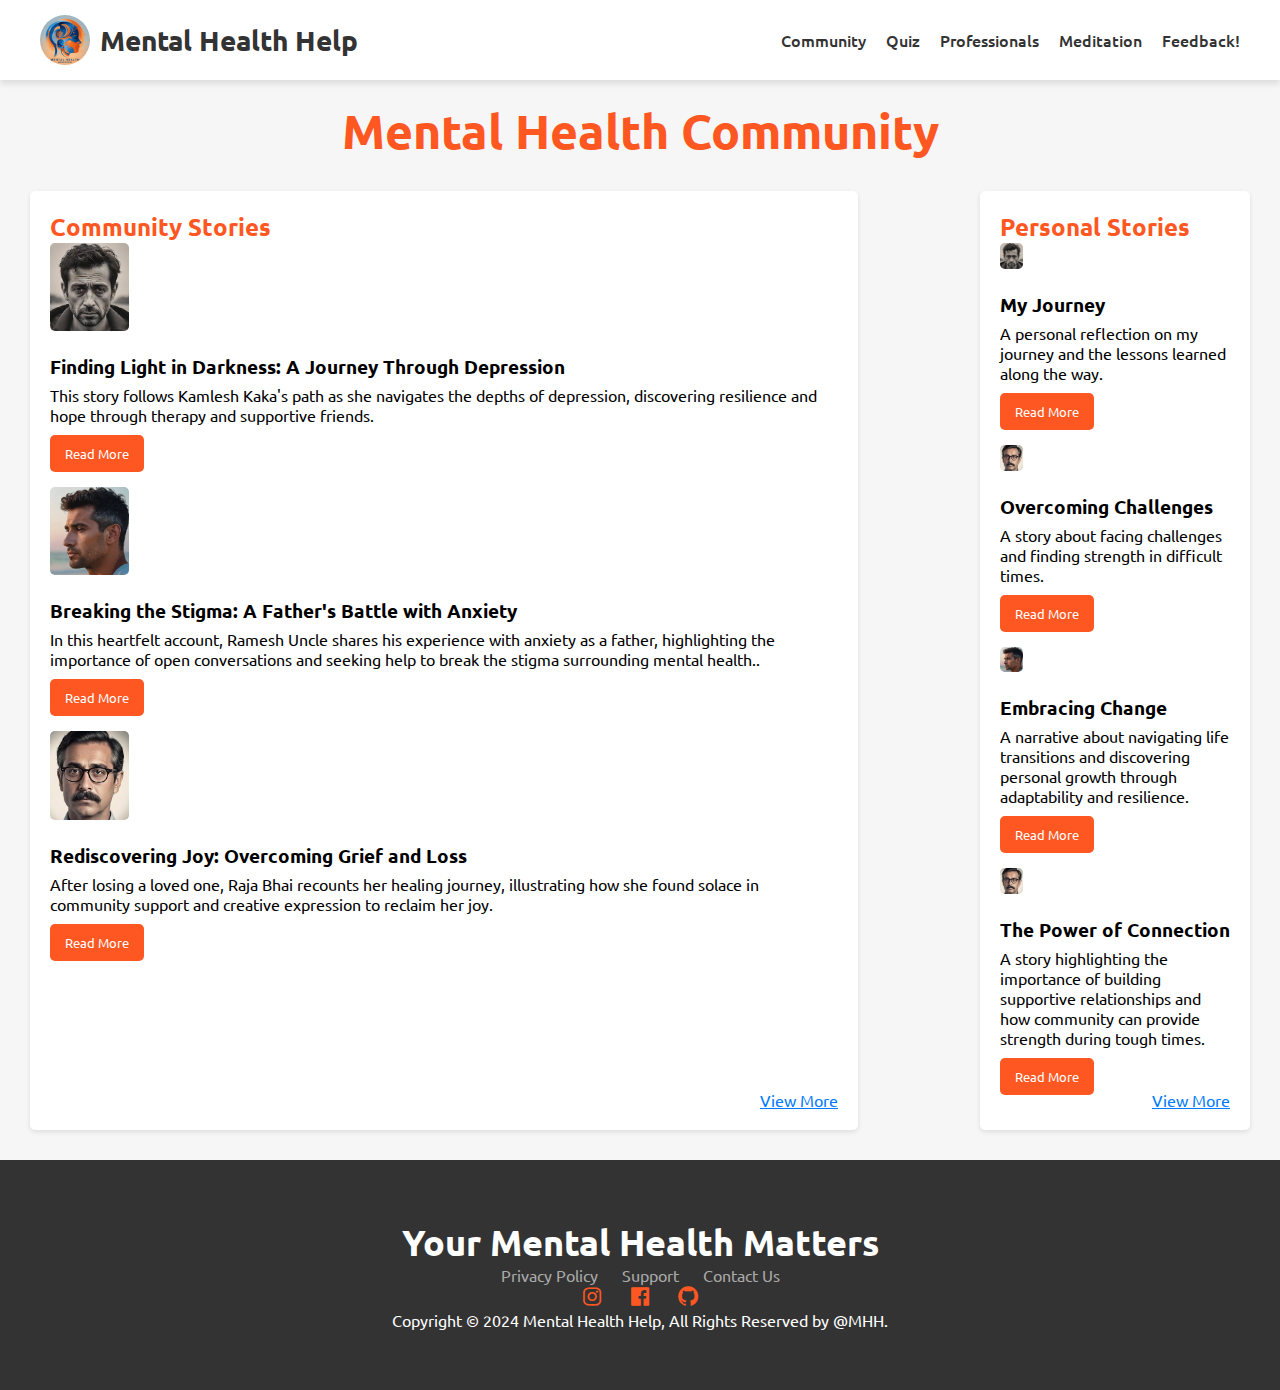
<file: community.html>
<!DOCTYPE html>
<html lang="en">

<head>
    <meta charset="UTF-8">
    <meta name="viewport" content="width=device-width, initial-scale=1.0">
    <link href='https://unpkg.com/boxicons@2.1.4/css/boxicons.min.css' rel='stylesheet'>
    <link rel="stylesheet" href="css/community.css">
    <title>Community and Blogs</title>
</head>

<body>
    <nav>
        <a href="index.html" class="logo">
            <img src="Images/MHA.jpg" alt="Logo" class="logo-image">
            <span>Mental Health Help</span> <!-- Wrapped in a span -->
        </a>
        <div class="links">
            <a href="community.html">Community</a>
            <a href="quiz.html">Quiz</a>
            <a href="professionals.html">Professionals</a>
            <a href="meditation.html">Meditation</a>
            <a href="feedback.html">Feedback!</a>
        </div>
    </nav>

    <header>
        <h1>Mental Health Community</h1>
    </header>
    <main>
        <section class="community-stories">
            <h2>Community Stories</h2>
            <article>
                <img src="Images/kamlesh.jpeg" alt="Community Story 1" class="story-image">
                <h3>Finding Light in Darkness: A Journey Through Depression</h3>
                <p>This story follows Kamlesh Kaka's path as she navigates the depths of depression, discovering resilience and hope through therapy and supportive friends.</p>
                <button class="read-more">Read More</button>
            </article>
            <article>
                <img src="Images/ramesh.jpg" alt="Community Story 2" class="story-image">
                <h3>Breaking the Stigma: A Father's Battle with Anxiety</h3>
                <p>In this heartfelt account, Ramesh Uncle shares his experience with anxiety as a father, highlighting the importance of open conversations and seeking help to break the stigma surrounding mental health..</p>
                <button class="read-more">Read More</button>
            </article>
            <article>
                <img src="Images/Raja.jpg" alt="Community Story 3" class="story-image">
                <h3>Rediscovering Joy: Overcoming Grief and Loss</h3>
                <p>After losing a loved one, Raja Bhai recounts her healing journey, illustrating how she found solace in community support and creative expression to reclaim her joy.</p>
                <button class="read-more">Read More</button>
            </article>
            <button class="view-more">View More</button>
        </section>

        <aside class="personal-stories">
            <h2>Personal Stories</h2>
            <article>
                <img src="Images/kamlesh.jpeg" alt="My Journey" class="story-image">
                <h3>My Journey</h3>
                <p>A personal reflection on my journey and the lessons learned along the way.</p>
                <button class="read-more">Read More</button>
            </article>
            <article>
                <img src="Images/Raja.jpg" alt="Overcoming Challenges" class="story-image">
                <h3>Overcoming Challenges</h3>
                <p>A story about facing challenges and finding strength in difficult times.</p>
                <button class="read-more">Read More</button>
            </article>
            <article>
                <img src="Images/ramesh.jpg" alt="Overcoming Challenges" class="story-image">
                <h3>Embracing Change</h3>
                <p>A narrative about navigating life transitions and discovering personal growth through adaptability and resilience.</p>
                <button class="read-more">Read More</button>
            </article>
            <article>
                <img src="Images/Raja.jpg" alt="Overcoming Challenges" class="story-image">
                <h3>The Power of Connection</h3>
                <p>A story highlighting the importance of building supportive relationships and how community can provide strength during tough times.</p>
                <button class="read-more">Read More</button>
            </article>
            <button class="view-more">View More</button>
        </aside>
    </main>

    <footer>
        <h3>Your Mental Health Matters</h3>
        <div class="right">
            <div class="links">
                <a href="#">Privacy Policy</a>
                <a href="#">Support</a>
                <a href="#">Contact Us</a>
            </div>
            <div class="social">
                <i class='bx bxl-instagram'></i>
                <i class='bx bxl-facebook-square'></i>
                <i class='bx bxl-github'></i>
            </div>
            <p>Copyright © 2024 Mental Health Help, All Rights Reserved by  @MHH.</p>
        </div>
    </footer>
</body>

</html>
</file>
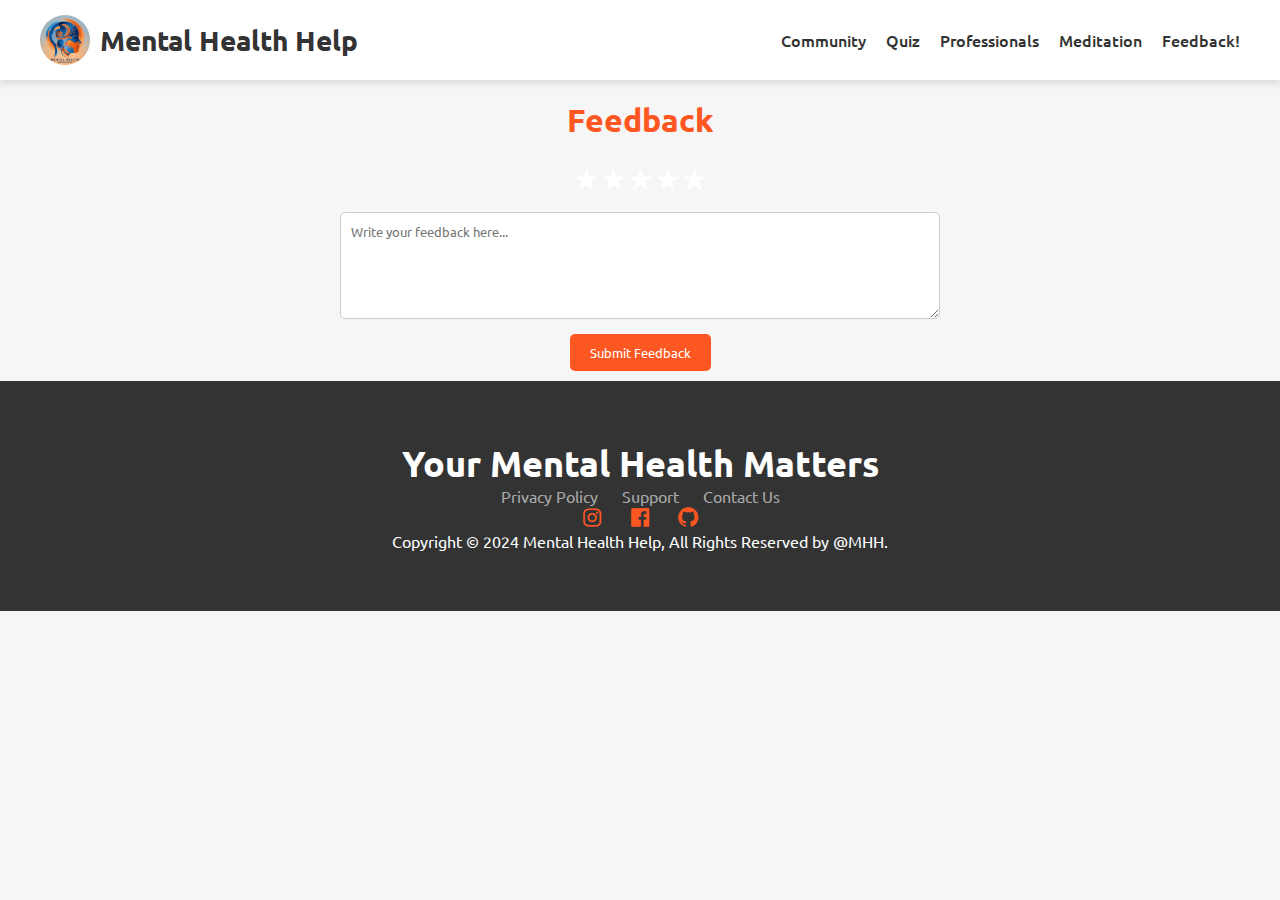
<file: feedback.html>
<!DOCTYPE html>
<html lang="en">
<head>
    <meta charset="UTF-8">
    <meta name="viewport" content="width=device-width, initial-scale=1.0">
    <title>Feedback</title>
    <link href='https://unpkg.com/boxicons@2.1.4/css/boxicons.min.css' rel='stylesheet'>
    <link rel="stylesheet" href="css/feedback.css">
</head>
<body>
    <nav>
        <a href="index.html" class="logo">
            <img src="Images/MHA.jpg" alt="Logo" class="logo-image">
            <span>Mental Health Help</span> <!-- Wrapped in a span -->
        </a>
        <div class="links">
            <a href="community.html">Community</a>
            <a href="quiz.html">Quiz</a>
            <a href="professionals.html">Professionals</a>
            <a href="meditation.html">Meditation</a>
            <a href="feedback.html">Feedback!</a>
        </div>
    </nav>

    <div class="main">
        <h1>Feedback</h1>
        <div class="feedback-container">
            <div class="stars">
                <span class="star" data-value="1">&#9733;</span>
                <span class="star" data-value="2">&#9733;</span>
                <span class="star" data-value="3">&#9733;</span>
                <span class="star" data-value="4">&#9733;</span>
                <span class="star" data-value="5">&#9733;</span>
            </div>
            <textarea id="feedback-message" rows="5" placeholder="Write your feedback here..."></textarea>
            <button class="submit-btn" onclick="submitFeedback()">Submit Feedback</button>
        </div>
    </div>

    <footer>
            <h3>Your Mental Health Matters</h3>
            <div class="right">
                <div class="links">
                    <a href="#">Privacy Policy</a>
                    <a href="#">Support</a>
                    <a href="#">Contact Us</a>
                </div>
                <div class="social">
                    <i class='bx bxl-instagram'></i>
                    <i class='bx bxl-facebook-square'></i>
                    <i class='bx bxl-github'></i>
                </div>
                <p>Copyright © 2024 Mental Health Help, All Rights Reserved by  @MHH.</p>
            </div>
        </footer>

    <script src="js/feedback.js"></script>
</body>
</html>
</file>
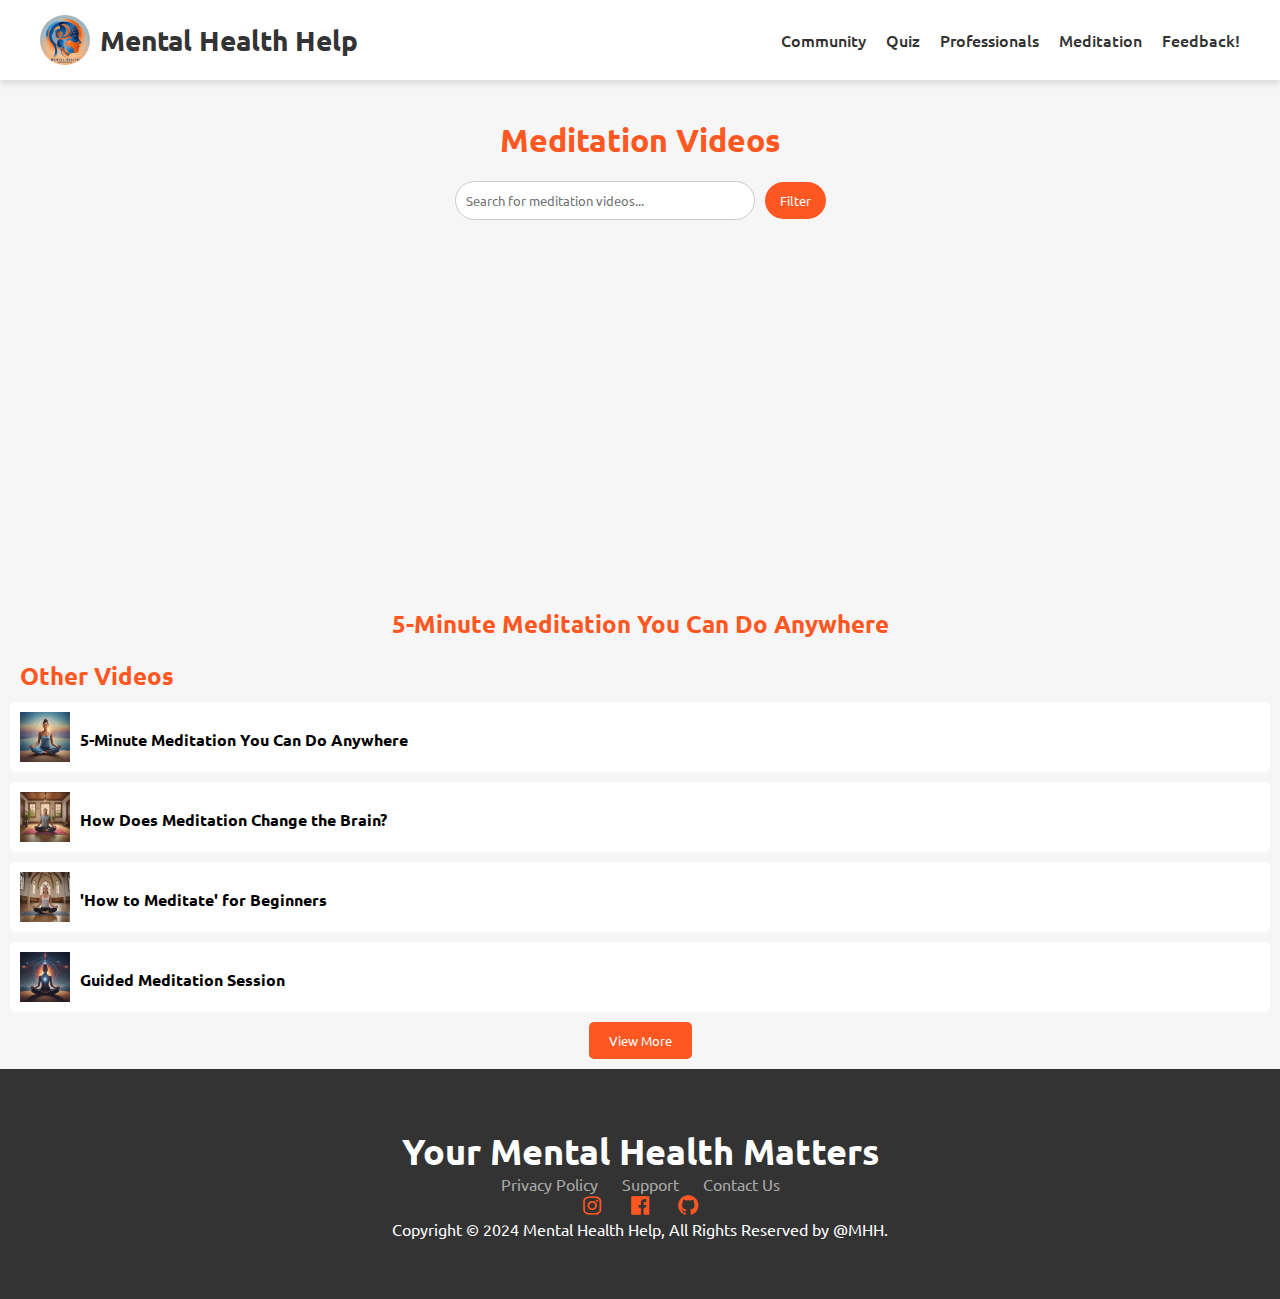
<file: meditation.html>
<!DOCTYPE html>
<html lang="en">

<head>
    <meta charset="UTF-8">
    <meta name="viewport" content="width=device-width, initial-scale=1.0">
    <link href='https://unpkg.com/boxicons@2.1.4/css/boxicons.min.css' rel='stylesheet'>
    <link rel="stylesheet" href="css/meditation.css">
    <title>Meditation</title>
</head>

<body>

    <nav>
        <a href="index.html" class="logo">
            <img src="Images/MHA.jpg" alt="Logo" class="logo-image">
            <span>Mental Health Help</span>
        </a>
        <div class="links">
            <a href="community.html">Community</a>
            <a href="quiz.html">Quiz</a>
            <a href="professionals.html">Professionals</a>
            <a href="meditation.html">Meditation</a>
            <a href="feedback.html">Feedback!</a>
        </div>
    </nav>

    <div class="main">
        <h1>Meditation Videos</h1>
        <div class="search-container">
            <input type="text" id="search-bar" placeholder="Search for meditation videos...">
            <button id="filter-btn">Filter</button>
        </div>
    </div>

    <div class="currently-playing">
        <div class="video-container">
            <!-- Updated video embed URL with only the video ID -->
            <iframe id="video-player" width="560" height="315" src="https://www.youtube.com/embed/inpok4MKVLM"
                    frameborder="0" allow="autoplay; encrypted-media" allowfullscreen></iframe>
        </div>
        <h3 class="currently-playing-title" id="current-title">5-Minute Meditation You Can Do Anywhere</h3>
    </div>

    <div class="video-list">
        <h3>Other Videos</h3>
        <div class="video-container">
            <!-- Replace `VIDEO_ID1`, `VIDEO_ID2`, etc., with actual YouTube video IDs -->
            <div class="video-item" onclick="changeVideo('https://www.youtube.com/embed/inpok4MKVLM', '5-Minute Meditation You Can Do Anywhere')">
                <img src="Images/meditate01.jpg" alt="Meditation Session 1">
                <h4>5-Minute Meditation You Can Do Anywhere</h4>
            </div>
            <div class="video-item" onclick="changeVideo('https://www.youtube.com/embed/q0DMYs4b2Yw', 'How Does Meditation Change the Brain?')">
                <img src="Images/meditate2.jpg" alt="Meditation Session 2">
                <h4>How Does Meditation Change the Brain?</h4>
            </div>
            <div class="video-item" onclick="changeVideo('https://www.youtube.com/embed/Hzi3PDz1AWU', 'How to Meditate for Beginners?')">
                <img src="Images/meditate3.jpg" alt="Meditation Session 3">
                <h4>'How to Meditate' for Beginners</h4>
            </div>
            <div class="video-item" onclick="changeVideo('https://www.youtube.com/embed/mZxcw2rPWxU', 'Guided Meditation Session')">
                <img src="Images/meditation4.jpg" alt="Meditation Session 4">
                <h4>Guided Meditation Session</h4>
            </div>
        </div>
        <button class="view-more" onclick="viewMoreVideos()">View More</button>
    </div>

    <footer>
        <h3>Your Mental Health Matters</h3>
        <div class="right">
            <div class="links">
                <a href="#">Privacy Policy</a>
                <a href="#">Support</a>
                <a href="#">Contact Us</a>
            </div>
            <div class="social">
                <i class='bx bxl-instagram'></i>
                <i class='bx bxl-facebook-square'></i>
                <i class='bx bxl-github'></i>
            </div>
            <p>Copyright © 2024 Mental Health Help, All Rights Reserved by  @MHH.</p>
        </div>
    </footer>
    
    <script src="js/meditation.js"></script>
</body>

</html>
</file>
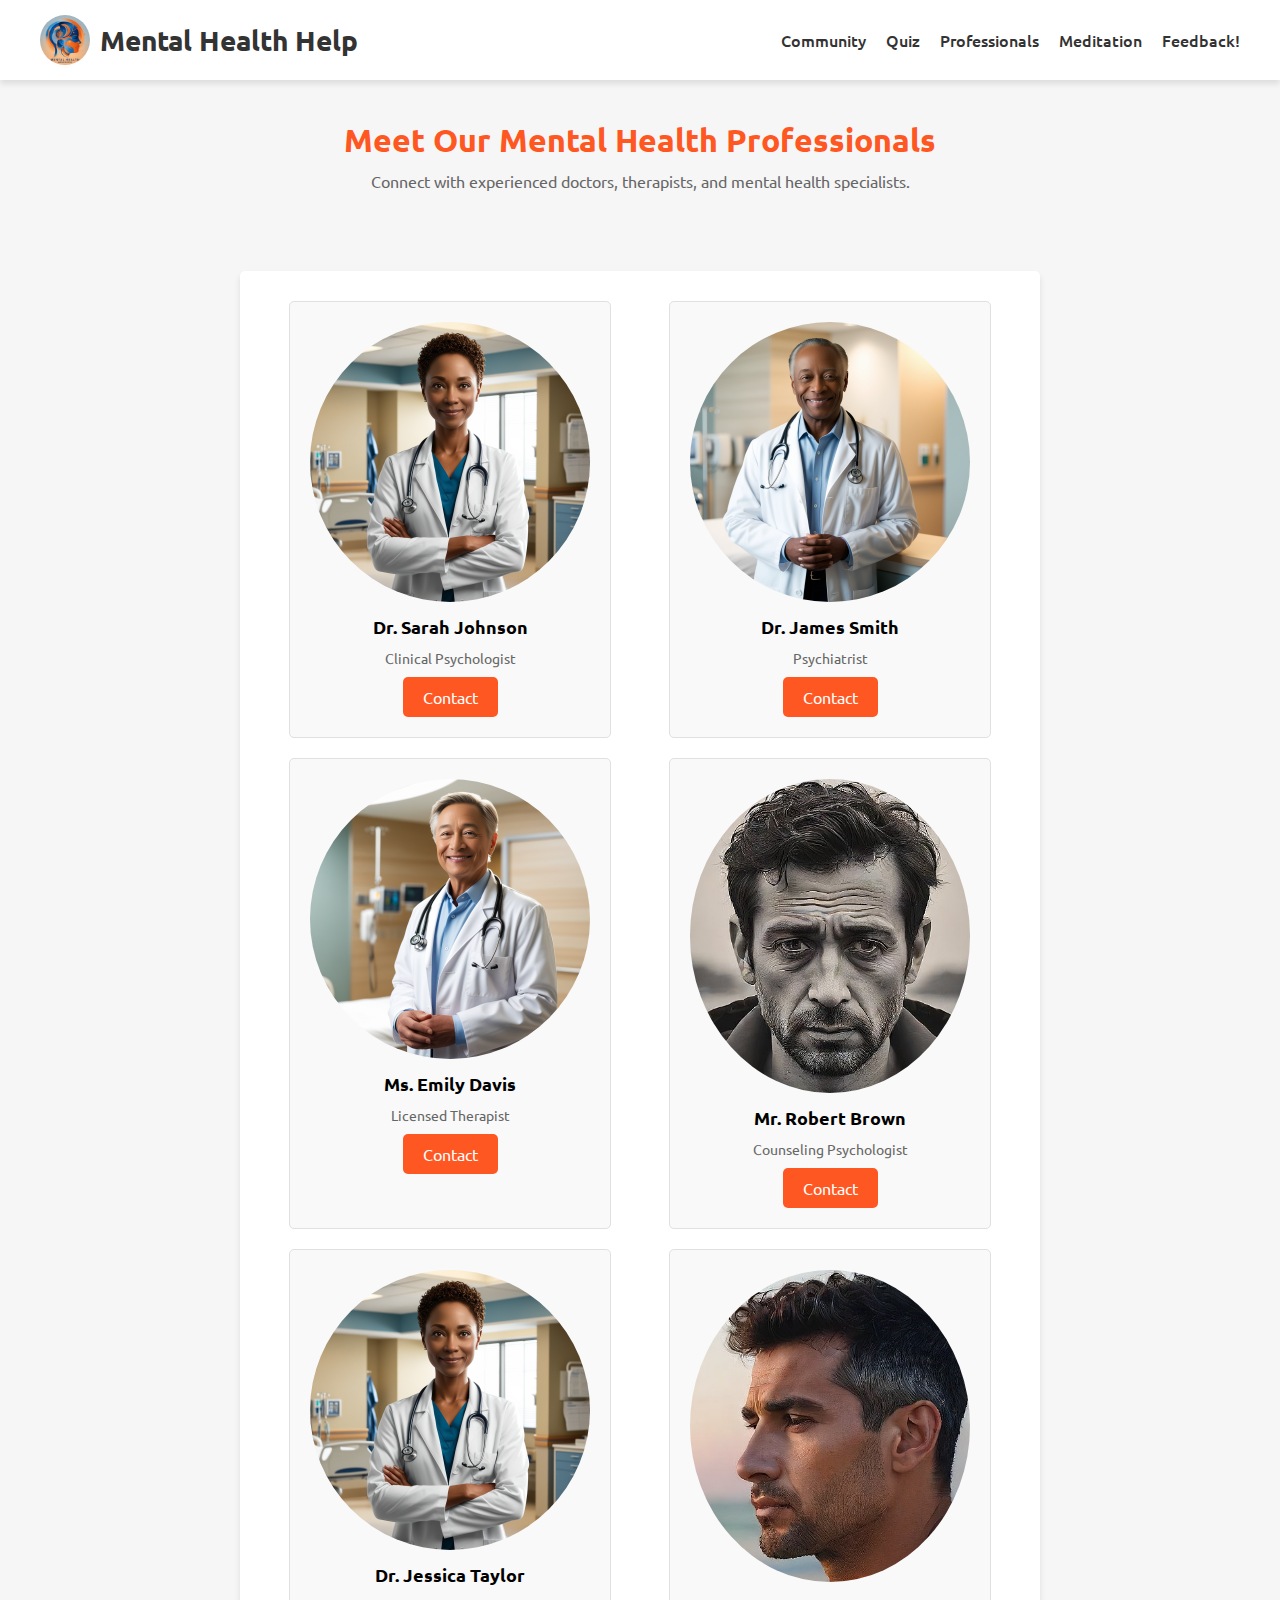
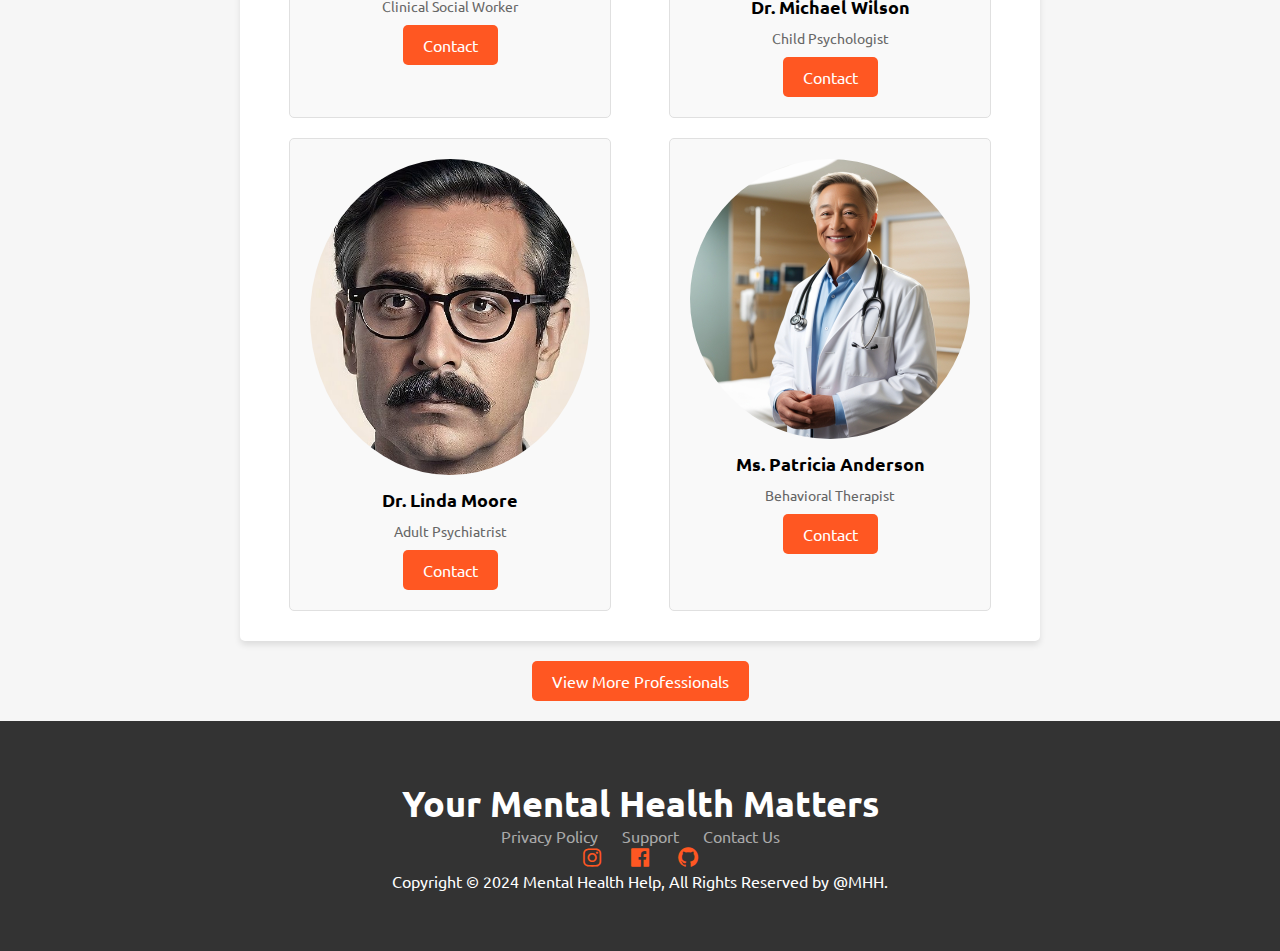
<file: professionals.html>
<!DOCTYPE html>
<html lang="en">

<head>
    <meta charset="UTF-8">
    <meta name="viewport" content="width=device-width, initial-scale=1.0">
    <link href='https://unpkg.com/boxicons@2.1.4/css/boxicons.min.css' rel='stylesheet'>
    <link rel="stylesheet" href="css/professionals.css">
    <title>Mental Health Help - Professionals</title>
</head>

<body>

    <nav>
        <a href="index.html" class="logo">
            <img src="Images/MHA.jpg" alt="Logo" class="logo-image">
            <span>Mental Health Help</span> <!-- Wrapped in a span -->
        </a>
        <div class="links">
            <a href="community.html">Community</a>
            <a href="quiz.html">Quiz</a>
            <a href="professionals.html">Professionals</a>
            <a href="meditation.html">Meditation</a>
            <a href="feedback.html">Feedback!</a>
        </div>
    </nav>

    <div class="main">
        <h1>Meet Our Mental Health Professionals</h1>
        <p>Connect with experienced doctors, therapists, and mental health specialists.</p>
    </div>

    <div class="professionals-container">
        <div class="professional">
            <img src="Images/sita.jpg" alt="Dr. Sarah Johnson" />
            <h3>Dr. Sarah Johnson</h3>
            <p>Clinical Psychologist</p>
            <button>Contact</button>
        </div>
        <div class="professional">
            <img src="Images/hari.jpg" alt="Dr. James Smith" />
            <h3>Dr. James Smith</h3>
            <p>Psychiatrist</p>
            <button>Contact</button>
        </div>
        <div class="professional">
            <img src="Images/ramu.jpg" alt="Ms. Emily Davis" />
            <h3>Ms. Emily Davis</h3>
            <p>Licensed Therapist</p>
            <button>Contact</button>
        </div>
        <div class="professional">
            <img src="Images/kamlesh.jpeg" alt="Mr. Robert Brown" />
            <h3>Mr. Robert Brown</h3>
            <p>Counseling Psychologist</p>
            <button>Contact</button>
        </div>
        <div class="professional">
            <img src="Images/sita.jpg" alt="Dr. Jessica Taylor" />
            <h3>Dr. Jessica Taylor</h3>
            <p>Clinical Social Worker</p>
            <button>Contact</button>
        </div>
        <div class="professional">
            <img src="Images/ramesh.jpg" alt="Dr. Michael Wilson" />
            <h3>Dr. Michael Wilson</h3>
            <p>Child Psychologist</p>
            <button>Contact</button>
        </div>
        <div class="professional">
            <img src="Images/Raja.jpg" alt="Dr. Linda Moore" />
            <h3>Dr. Linda Moore</h3>
            <p>Adult Psychiatrist</p>
            <button>Contact</button>
        </div>
        <div class="professional">
            <img src="Images/ramu.jpg" alt="Ms. Patricia Anderson" />
            <h3>Ms. Patricia Anderson</h3>
            <p>Behavioral Therapist</p>
            <button>Contact</button>
        </div>
    </div>

    <div class="view-more">
        <button>View More Professionals</button>
    </div>

    <footer>
        <h3>Your Mental Health Matters</h3>
        <div class="right">
            <div class="links">
                <a href="#">Privacy Policy</a>
                <a href="#">Support</a>
                <a href="#">Contact Us</a>
            </div>
            <div class="social">
                <i class='bx bxl-instagram'></i>
                <i class='bx bxl-facebook-square'></i>
                <i class='bx bxl-github'></i>
            </div>
            <p>Copyright © 2024 Mental Health Help, All Rights Reserved by  @MHH.</p>
        </div>
    </footer>

</body>
</html>
</file>
<file: css/community.css>
@import url('https://fonts.googleapis.com/css2?family=Ubuntu:wght@300;400;500;700&display=swap');

* {
    margin: 0;
    padding: 0;
    box-sizing: border-box;
    font-family: 'Ubuntu', sans-serif;
}

a {
    text-decoration: none;
    color: #333;
}

img {
    object-fit: cover;
}

body {
    background-color: #f6f6f6;
}

nav {
    padding: 0 40px;
    display: flex;
    align-items: center;
    justify-content: space-between;
    height: 80px;
    background-color: #fff;
    box-shadow: 0 4px 6px rgba(0, 0, 0, 0.1);
}

nav .logo {
    display: flex; /* Use flexbox to align items */
    align-items: center; /* Center the items vertically */
}

.logo-image {
    width: 50px; /* Adjust the width as needed */
    height: 50px; /* Keep it square for a rounded effect */
    border-radius: 50%; /* Make the image rounded */
    margin-right: 20px; /* Space between the logo and text */
}

nav a.logo {
    display: flex;
    align-items: center;
    font-size: 28px;
    color: #333;
    font-weight: 700;
}

nav .logo span {
    margin-left: -10px; /* Adjust this value to move the text to the left */
}

nav .links {
    display: flex;
    gap: 20px;
}

nav .links a {
    position: relative;
    font-weight: 500;
    padding: 5px 0;
    transition: color 0.3s ease;
}

nav .links a:hover {
    color: #ff5722;
}

nav .links a::after {
    content: '';
    position: absolute;
    left: 0;
    bottom: -5px;
    height: 2px;
    width: 100%;
    background-color: #ff5722;
    transform: scaleX(0);
    transition: transform 0.3s ease;
}

nav .links a:hover::after {
    transform: scaleX(1);
}


header {
    padding: 0 40px;
    margin-top: 20px;
    text-align: center;
}

header h1 {
    font-size: 48px;
    color: #ff5722;
}

main {
    display: flex;
    flex-wrap: wrap;
    justify-content: space-between;
    padding: 20px;
}

.community-stories, .personal-stories {
    background: #fff;
    border-radius: 5px;
    box-shadow: 0 2px 5px rgba(0, 0, 0, 0.1);
    padding: 20px;
    width: calc(70% - 40px);
    margin: 10px;
}

.personal-stories {
    width: calc(25% - 40px);
}

h2 {
    color: #ff5722;
}

article {
    margin-bottom: 15px;
}

article h3 {
    margin: 10px 0 5px;
}

.story-image {
    width: 10%;
    height: auto;
    border-radius: 5px;
    margin-bottom: 10px;
}

button {
    background-color: #ff5722;
    color: white;
    border: none;
    border-radius: 5px;
    padding: 10px 15px;
    cursor: pointer;
    margin-top: 10px;
}

button:hover {
    background-color: #00c3ff;
}

.view-more {
    background: none; /* No background color */
    color: #007bff; /* Change to your preferred color */
    border: none; /* No border */
    padding: 0; /* Remove padding */
    text-decoration: underline; /* Underline text */
    cursor: pointer; /* Change cursor to pointer */
    font-size: 16px; /* Adjust font size */
    margin-top: 20px; /* Space from the content above */
    display: block; /* Makes it a block element */
    text-align: right; /* Align text to the right */
}

.community-stories {
    position: relative; /* Enable positioning context */
}

.community-stories .view-more {
    position: absolute; /* Position it absolutely within the parent */
    bottom: 20px; /* Adjust as needed for spacing */
    right: 20px; /* Adjust as needed for spacing */
}

.personal-stories {
    position: relative; /* Enable positioning context */
}

.personal-stories .view-more {
    position: absolute; /* Position it absolutely within the parent */
    bottom: 20px; /* Adjust as needed for spacing */
    right: 20px; /* Adjust as needed for spacing */
}




footer {
    background-color: #333;
    color: #fff;
    padding: 60px 40px;
    display: flex;
    flex-direction: column;
    align-items: center;
    text-align: center;
}

footer h3 {
    font-size: 36px;
}

footer .links a {
    color: #aaa;
    margin: 0 10px;
}

footer .links a:hover {
    color: #fff;
}

footer .social i {
    font-size: 24px;
    color: #ff5722;
    margin: 0 10px;
}

/* Media Queries */

/* For screens up to 1200px */
@media screen and (max-width: 1200px) {
    header h1 {
        font-size: 40px; /* Adjust header font size */
    }

    footer h3 {
        font-size: 30px; /* Adjust footer heading size */
    }
}

/* For screens up to 768px */
@media screen and (max-width: 768px) {
    nav {
        padding: 0 20px; /* Adjust padding for nav */
        flex-direction: column; /* Stack nav items vertically */
        align-items: center; /* Center items */
    }

    nav .logo {
        margin-bottom: 10px; /* Space between logo and links */
    }

    header h1 {
        font-size: 36px; /* Adjust header font size */
        margin: 20px 0; /* Space above and below header */
    }

    nav .links {
        gap: 10px; /* Reduce gap between links */
    }

    .community-stories, .personal-stories {
        width: 100%; /* Stack stories full width */
        margin: 10px 0; /* Margin adjustment */
    }

    .personal-stories {
        width: 100%; /* Personal stories full width */
    }

    button {
        width: 100%; /* Make buttons full-width */
        padding: 12px; /* Adjust padding */
    }
}

/* For screens up to 480px */
@media screen and (max-width: 480px) {
    header h1 {
        font-size: 24px; /* Adjust header font size for small screens */
        margin: 10px 0; /* Space above and below header */
    }

    button {
        padding: 10px; /* Adjust padding for smaller screens */
        font-size: 16px; /* Adjust button font size */
    }

    .community-stories, .personal-stories {
        padding: 15px; /* Reduce padding inside stories */
    }
}
</file>
<file: css/feedback.css>
@import url('https://fonts.googleapis.com/css2?family=Ubuntu:wght@300;400;500;700&display=swap');

* {
    margin: 0;
    padding: 0;
    box-sizing: border-box;
    font-family: 'Ubuntu', sans-serif;
}

a {
    text-decoration: none;
    color: #333;
}

img {
    object-fit: cover;
}

body {
    background-color: #f6f6f6;
}

nav {
    padding: 0 40px;
    display: flex;
    align-items: center;
    justify-content: space-between;
    height: 80px;
    background-color: #fff;
    box-shadow: 0 4px 6px rgba(0, 0, 0, 0.1);
}

nav .logo {
    display: flex; /* Use flexbox to align items */
    align-items: center; /* Center the items vertically */
}

.logo-image {
    width: 50px; /* Adjust the width as needed */
    height: 50px; /* Keep it square for a rounded effect */
    border-radius: 50%; /* Make the image rounded */
    margin-right: 20px; /* Space between the logo and text */
}

nav a.logo {
    display: flex;
    align-items: center;
    font-size: 28px;
    color: #333;
    font-weight: 700;
}

nav .logo span {
    margin-left: -10px; /* Adjust this value to move the text to the left */
}

nav .links {
    display: flex;
    gap: 20px;
}

nav .links a {
    position: relative;
    font-weight: 500;
    padding: 5px 0;
    transition: color 0.3s ease;
}

nav .links a:hover {
    color: #ff5722;
}

nav .links a::after {
    content: '';
    position: absolute;
    left: 0;
    bottom: -5px;
    height: 2px;
    width: 100%;
    background-color: #ff5722;
    transform: scaleX(0);
    transition: transform 0.3s ease;
}

nav .links a:hover::after {
    transform: scaleX(1);
}

.main h1{
    justify-self: center;
    margin-top: 20px;
    color: #ff5722;
}

.feedback-container {
    display: flex;
    flex-direction: column;
    align-items: center;
    margin-top: 20px;
}

.stars {
    display: flex;
    justify-content: center;
    margin-bottom: 15px;
}

.star {
    font-size: 30px;
    color: #ffffff; /* Default star color */
    cursor: pointer;
    transition: color 0.3s ease;
}

.star.hovered {
    color: #ff5722; /* Color on hover */
}

.star.selected {
    color: #ff5722; /* Final selected color */
}

textarea {
    width: 100%;
    max-width: 600px;
    padding: 10px;
    border-radius: 5px;
    border: 1px solid #ccc;
    margin-bottom: 15px;
}

.submit-btn {
    padding: 10px 20px;
    background-color: #ff5722;
    color: white;
    border: none;
    border-radius: 5px;
    cursor: pointer;
    margin-bottom: 10px;
    transition: background-color 0.3s ease;
}

.submit-btn:hover {
    background-color: #1b8ad9; /* Darker shade on hover */
}


footer {
    background-color: #333;
    color: #fff;
    padding: 60px 40px;
    display: flex;
    flex-direction: column;
    align-items: center;
    text-align: center;
}

footer h3 {
    font-size: 36px;
}

footer .links a {
    color: #aaa;
    margin: 0 10px;
}

footer .links a:hover {
    color: #fff;
}

footer .social i {
    font-size: 24px;
    color: #ff5722;
    margin: 0 10px;
}


@media screen and (max-width: 1200px) {
    header h1 {
        font-size: 48px; /* Reduce font size on medium screens */
    }
    footer h3 {
        font-size: 30px; /* Adjust footer heading size */
    }
}
</file>
<file: css/meditation.css>
@import url('https://fonts.googleapis.com/css2?family=Ubuntu:wght@300;400;500;700&display=swap');

* {
    margin: 0;
    padding: 0;
    box-sizing: border-box;
    font-family: 'Ubuntu', sans-serif;
}

a {
    text-decoration: none;
    color: #333;
}

img {
    object-fit: cover;
}

body {
    background-color: #f6f6f6;
}

nav {
    padding: 0 40px;
    display: flex;
    align-items: center;
    justify-content: space-between;
    height: 80px;
    background-color: #fff;
    box-shadow: 0 4px 6px rgba(0, 0, 0, 0.1);
}

nav .logo {
    display: flex; /* Use flexbox to align items */
    align-items: center; /* Center the items vertically */
}

.logo-image {
    width: 50px; /* Adjust the width as needed */
    height: 50px; /* Keep it square for a rounded effect */
    border-radius: 50%; /* Make the image rounded */
    margin-right: 20px; /* Space between the logo and text */
}

nav a.logo {
    display: flex;
    align-items: center;
    font-size: 28px;
    color: #333;
    font-weight: 700;
}

nav .logo span {
    margin-left: -10px; /* Adjust this value to move the text to the left */
}

nav .links {
    display: flex;
    gap: 20px;
}

nav .links a {
    position: relative;
    font-weight: 500;
    padding: 5px 0;
    transition: color 0.3s ease;
}

nav .links a:hover {
    color: #ff5722;
}

nav .links a::after {
    content: '';
    position: absolute;
    left: 0;
    bottom: -5px;
    height: 2px;
    width: 100%;
    background-color: #ff5722;
    transform: scaleX(0);
    transition: transform 0.3s ease;
}

nav .links a:hover::after {
    transform: scaleX(1);
}

.main {
    padding: 40px 20px;
    text-align: center;
}

.main h1 {
    font-size: 32px;
    font-weight: bold;
    margin-bottom: 10px;
    color: #ff5722;
}

.search-container {
    margin: 20px auto;
    display: flex;
    justify-content: center;
    align-items: center;
}

#search-bar {
    padding: 10px;
    border: 1px solid #ccc;
    border-radius: 20px; /* Rounded corners */
    width: 300px; /* Longer search bar */
    margin-right: 10px; /* Space between search bar and button */
}

#filter-btn {
    padding: 10px 15px;
    background-color: #ff5722;
    color: #fff;
    border: none;
    border-radius: 20px; /* Rounded corners */
    cursor: pointer;
    transition: background-color 0.3s ease;
}

#filter-btn:hover {
    background-color: #006bdd; /* Darker shade on hover */
}


.video-container {
    text-align: center;
    justify-content: center;
}

.video-container video {
    width: 100%;
    max-width: 700px; /* Max width for the video player */
    border-radius: 5px;
}


.currently-playing-title {
    margin-top: 10px;
    font-size: 24px;
    font-weight: bold;
    justify-self: center;
    color : #ff5722;
}

.video-list {
    margin-top: 20px;
}

.video-list h3 {
    font-size: 24px;
    margin-bottom: 10px;
    margin-left: 20px;
    color:#ff5722;
}

.video-container {
    flex-wrap: wrap; /* Allow wrapping */
}

.video-item {
    display: flex;
    align-items: center; /* Align items vertically */
    margin-left: 10px;
    margin-right: 10px;
    margin-bottom: 10px; /* Space between video items */
    padding: 10px; /* Padding for the item container */
    background-color: #ffffff; /* Light background for video item */
    border-radius: 5px; /* Rounded corners */
    transition: background-color 0.3s; /* Smooth transition for hover */
    cursor: pointer; /* Change cursor to pointer on hover */
}

.video-item:hover {
    background-color: #e0e0e0; /* Darker background on hover */
}

.video-item img {
    width: 50px; /* Set width of thumbnails */
    height: 50px; /* Set height of thumbnails */
    margin-right: 10px; /* Space between image and title */
}

.view-more {
    background-color: #ff5722; /* Button color */
    color: #fff; /* Text color */
    border: none; /* Remove default border */
    padding: 10px 20px; /* Padding for the button */
    border-radius: 5px; /* Rounded corners */
    cursor: pointer; /* Change cursor to pointer on hover */
    transition: background-color 0.3s ease; /* Smooth transition */
    margin-top: 10px; /* Space above the button */
    margin-bottom: 10px;
    display: block; /* Ensures the button takes up the full line */
    margin-left: auto; /* Automatically adjust left margin */
    margin-right: auto; /* Automatically adjust right margin */
    text-align: center; /* Center-align the text inside the button */
}

.view-more:hover {
    background-color: #006cd8; /* Darker shade on hover */
}

.video-item h4 {
    margin-top: 5px;
    font-size: 16px;
}

footer {
    background-color: #333;
    color: #fff;
    padding: 60px 40px;
    display: flex;
    flex-direction: column;
    align-items: center;
    text-align: center;
}

footer h3 {
    font-size: 36px;
}

footer .links a {
    color: #aaa;
    margin: 0 10px;
}

footer .links a:hover {
    color: #fff;
}

footer .social i {
    font-size: 24px;
    color: #ff5722;
    margin: 0 10px;
}
</file>
<file: css/professionals.css>
@import url('https://fonts.googleapis.com/css2?family=Ubuntu:wght@300;400;500;700&display=swap');

* {
    margin: 0;
    padding: 0;
    box-sizing: border-box;
    font-family: 'Ubuntu', sans-serif;
}

a {
    text-decoration: none;
    color: #333;
}

body {
    background-color: #f6f6f6;
}

nav {
    padding: 0 40px;
    display: flex;
    align-items: center;
    justify-content: space-between;
    height: 80px;
    background-color: #fff;
    box-shadow: 0 4px 6px rgba(0, 0, 0, 0.1);
}

nav .logo {
    display: flex; /* Use flexbox to align items */
    align-items: center; /* Center the items vertically */
}

.logo-image {
    width: 50px; /* Adjust the width as needed */
    height: 50px; /* Keep it square for a rounded effect */
    border-radius: 50%; /* Make the image rounded */
    margin-right: 20px; /* Space between the logo and text */
}

nav a.logo {
    display: flex;
    align-items: center;
    font-size: 28px;
    color: #333;
    font-weight: 700;
}

nav .logo span {
    margin-left: -10px; /* Adjust this value to move the text to the left */
}

nav .links {
    display: flex;
    gap: 20px;
}

nav .links a {
    position: relative;
    font-weight: 500;
    padding: 5px 0;
    transition: color 0.3s ease;
}

nav .links a:hover {
    color: #ff5722;
}

.main {
    padding: 40px 20px;
    text-align: center;
}

.main h1 {
    font-size: 32px;
    font-weight: bold;
    margin-bottom: 10px;
    color:#ff5722;
}

.main p {
    font-size: 16px;
    color: #666;
    margin-bottom: 40px;
}

.professionals-container {
    padding: 20px;
    margin: 0 auto;
    width: 100%;
    max-width: 800px; /* Set max width for the container */
    background-color: #fff;
    border-radius: 5px;
    box-shadow: 0 4px 6px rgba(0, 0, 0, 0.1);
    display: flex;
    flex-wrap: wrap; /* Allow wrapping of professionals */
    justify-content: space-around; /* Space around the professionals */
}

.professionals-container p{
    padding-bottom: 10px;
}
.professional {
    background-color: #f9f9f9;
    border: 1px solid #e0e0e0;
    border-radius: 5px;
    padding: 20px;
    margin: 10px;
    width: calc(45% - 20px); /* Responsive width */
    text-align: center;
    transition: transform 0.2s, box-shadow 0.2s; /* Transition for hover effect */
}

.professional img {
    width: 100%; /* Adjust the width as needed */
    height: auto; /* Maintain aspect ratio */
    border-radius: 50%; /* Optional: make the images circular */
    margin-bottom: 10px; /* Space between the image and text */
}

.professional:hover {
    transform: translateY(-5px); /* Lift effect on hover */
    box-shadow: 0 2px 10px rgba(0, 0, 0, 0.1); /* Shadow effect */
}

.professional h3 {
    font-size: 18px;
    margin-bottom: 10px;
}

.professional p {
    font-size: 14px;
    color: #666;
}

.professional button {
    background-color: #ff5722;
    color: #fff;
    border: none;
    padding: 10px 20px;
    border-radius: 5px;
    cursor: pointer;
    font-size: 16px;
    transition: background-color 0.3s ease;
}

.professional button:hover {
    background-color: #007bff;
}

.view-more {
    text-align: center;
    margin: 20px 0;
}

.view-more button {
    background-color: #ff5722;
    color: #fff;
    border: none;
    padding: 10px 20px;
    border-radius: 5px;
    cursor: pointer;
    font-size: 16px;
    transition: background-color 0.3s ease;
}

.view-more button:hover {
    background-color: #007bff; 
}

footer {
    background-color: #333;
    color: #fff;
    padding: 60px 40px;
    display: flex;
    flex-direction: column;
    align-items: center;
    text-align: center;
}

footer h3 {
    font-size: 36px;
}

footer .links a {
    color: #aaa;
    margin: 0 10px;
}

footer .links a:hover {
    color: #fff;
}

footer .social i {
    font-size: 24px;
    color: #ff5722;
    margin: 0 10px;
}
</file>
